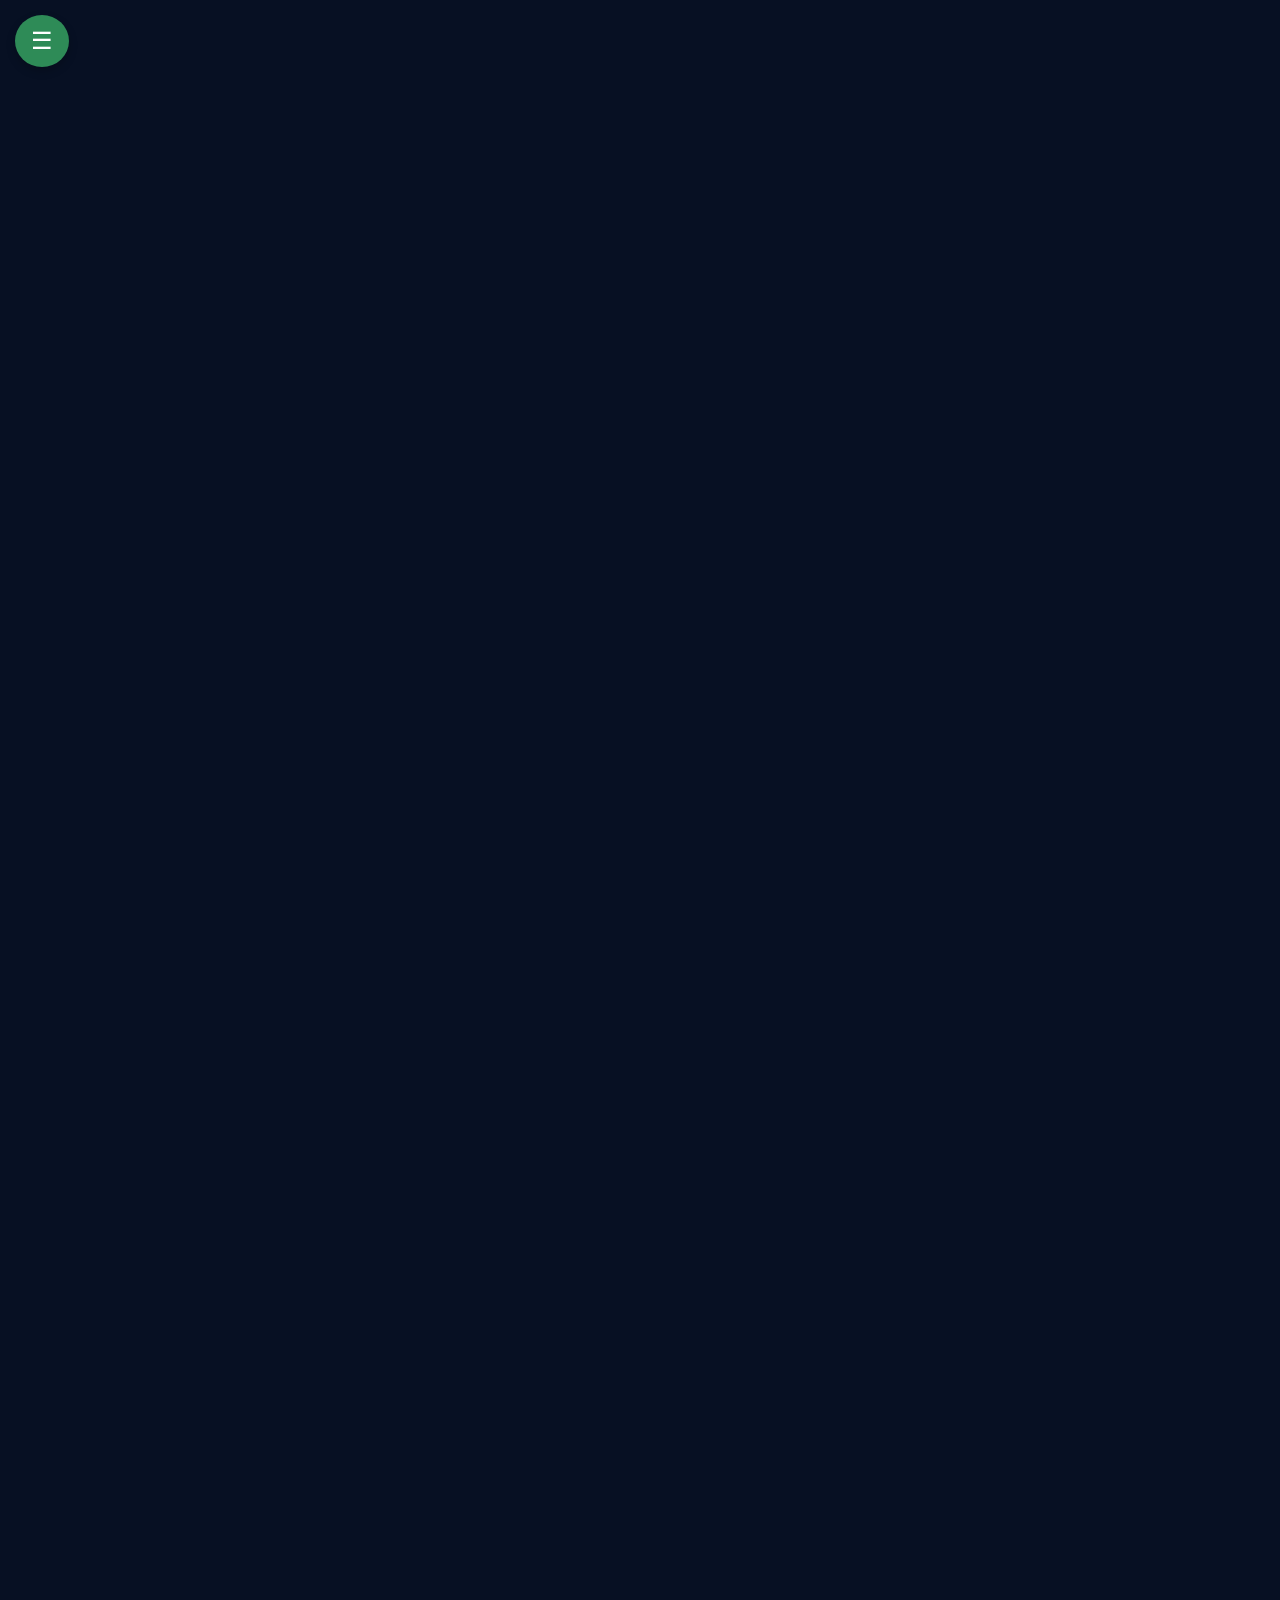
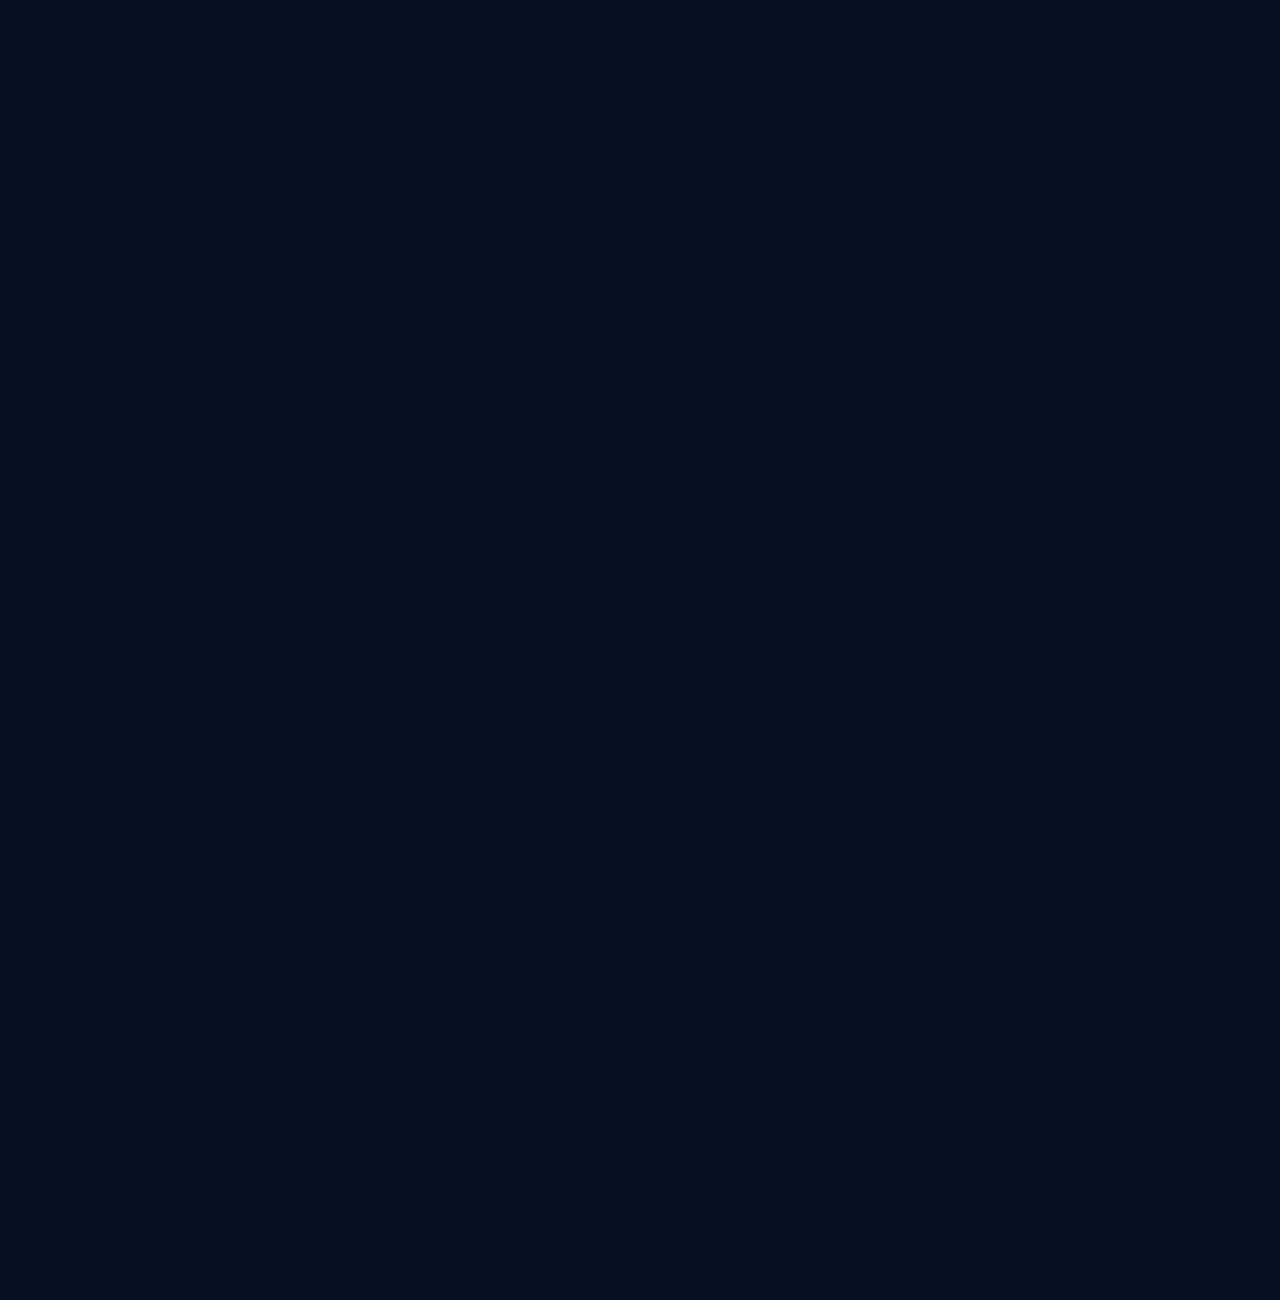
<file: Competences.html>
<!DOCTYPE html>
<html lang="fr">
<head>
<link rel="icon" type="image/png" href="Photo/favicon.png">
	<link rel="shortcut icon" href="Photo/favicon.png">
	
	
<meta charset="UTF-8" />
<meta name="viewport" content="width=device-width, initial-scale=1.0">
<meta name="robots" content="index, follow">
<meta name="description" content="Découvrez les compétences de Ruth Ngouolali : logistique, supply chain, bureautique, langues, communication et gestion de projet.">

<!-- Open Graph pour réseaux sociaux -->
<meta property="og:title" content="Compétences - Portfolio Ruth Ngouolali">
<meta property="og:description" content="Découvrez mes compétences professionnelles en logistique, supply chain, bureautique, langues et gestion de projet.">
<meta property="og:image" content="Photo/Moi.jpg">
<meta property="og:url" content="https://rutvie.fr/Competences.html">
<meta property="og:type" content="website">
<meta property="og:locale" content="fr_FR">

<!-- LinkedIn (reprend OG) -->
<meta property="og:linkedin" content="https://www.linkedin.com/in/ruth-ngouolali-b8a1a8321/">

<!-- Twitter Card -->
<meta name="twitter:card" content="summary_large_image">
<meta name="twitter:title" content="Compétences - Portfolio Ruth Ngouolali">
<meta name="twitter:description" content="Mes compétences en logistique, supply chain, bureautique, langues et gestion de projet.">
<meta name="twitter:image" content="Photo/Moi.jpg">

<title>Compétences - Ruth Ngouolali | Portfolio Supply Chain</title>
<style>
:root {
      --primary: #2E8B57; /* Vert forêt */
      --secondary: #3CB371; /* Vert moyen */
      --accent: #7AF2B6; /* Vert pastel */
      --dark: #0E2A1C; /* Vert foncé */
      --light: #F1F8F5; /* Vert très clair */
      --card-bg: rgba(255, 255, 255, 0.05);
      --text-color: #e6f0f2;
      --bg: #071023;
    }
    
    body {
      background: var(--bg);
      color: var(--text-color);
      font-family: 'Inter', Arial, sans-serif;
      margin: 0;
      padding: 0;
      max-width: 100%;
      overflow-x: hidden;
    }
    
    .container {
      max-width: 900px;
      margin: 0 auto;
      padding: 30px 20px;
    }
    
    h1 {
      text-align: center;
      margin-bottom: 40px;
      color: var(--accent);
      font-size: 2.2rem;
      position: relative;
      padding-bottom: 15px;
    }
    
    h1::after {
      content: "";
      position: absolute;
      bottom: 0;
      left: 50%;
      transform: translateX(-50%);
      width: 100px;
      height: 3px;
      background: linear-gradient(90deg, transparent, var(--accent), transparent);
    }
    
    section.category {
      margin-bottom: 50px;
      background: rgba(11, 22, 34, 0.6);
      border-radius: 15px;
      padding: 25px;
      box-shadow: 0 8px 32px rgba(0, 0, 0, 0.1);
      border: 1px solid rgba(122, 242, 182, 0.1);
      position: relative;
      overflow: hidden;
    }
    
    section.category::before {
      content: "";
      position: absolute;
      top: 0;
      left: 0;
      width: 100%;
      height: 5px;
      background: linear-gradient(90deg, var(--primary), var(--accent));
      opacity: 0.7;
    }
    
    section.category h2 {
      color: var(--accent);
      padding-bottom: 8px;
      margin-bottom: 25px;
      font-size: 1.6rem;
      border-bottom: 1px solid rgba(122, 242, 182, 0.2);
    }
    
    .skill {
      background: rgba(255, 255, 255, 0.03);
      border-radius: 12px;
      padding: 18px 22px;
      margin-bottom: 20px;
      position: relative;
      overflow: hidden;
      cursor: pointer;
      transition: all 0.4s ease;
      border: 1px solid rgba(122, 242, 182, 0.05);
    }
    
    .skill:hover {
      transform: translateY(-5px);
      box-shadow: 0 10px 25px rgba(46, 139, 87, 0.15);
      border-color: rgba(122, 242, 182, 0.2);
      background: rgba(122, 242, 182, 0.05);
    }
    
    .skill-name {
      font-weight: 600;
      font-size: 1.1rem;
      margin-bottom: 10px;
      color: var(--accent);
      display: flex;
      justify-content: space-between;
      align-items: center;
    }
    
    .skill-level {
      font-size: 0.9rem;
      color: var(--secondary);
    }
    
    .progress {
      width: 100%;
      height: 12px;
      background: rgba(255, 255, 255, 0.08);
      border-radius: 10px;
      overflow: hidden;
      margin-bottom: 12px;
      position: relative;
    }
    
    .progress-bar {
      height: 100%;
      width: 0;
      border-radius: 10px;
      transition: width 1.5s cubic-bezier(0.22, 0.61, 0.36, 1);
      position: relative;
      overflow: hidden;
    }
    
    .progress-bar::after {
      content: "";
      position: absolute;
      top: 0;
      left: 0;
      bottom: 0;
      right: 0;
      background-image: linear-gradient(
        -45deg,
        rgba(255, 255, 255, 0.2) 25%,
        transparent 25%,
        transparent 50%,
        rgba(255, 255, 255, 0.2) 50%,
        rgba(255, 255, 255, 0.2) 75%,
        transparent 75%,
        transparent
      );
      z-index: 1;
      background-size: 15px 15px;
      animation: move 2s linear infinite;
      border-radius: 10px;
    }
    
    @keyframes move {
      0% { background-position: 0 0; }
      100% { background-position: 15px 15px; }
    }
    
    /* Couleurs selon niveau */
    .green { background: linear-gradient(90deg, var(--primary), var(--secondary)); }
    .orange { background: linear-gradient(90deg, #FF9800, #FFB74D); }
    .yellow { background: linear-gradient(90deg, #FFC107, #FFD54F); color: #333; }
    .red { background: linear-gradient(90deg, #F44336, #E57373); }
    
    .description {
      font-size: 0.95rem;
      color: #9aa7b2;
      line-height: 1.5;
    }
    
    /* Effet ripple (vagues liquides) */
    .ripple {
      position: absolute;
      border-radius: 50%;
      transform: scale(0);
      animation: ripple-effect 0.8s linear;
      background-color: rgba(122, 242, 182, 0.3);
      pointer-events: none;
    }
    
    @keyframes ripple-effect {
      to {
        transform: scale(4);
        opacity: 0;
      }
    }
    
    /* Feuilles décoratives */
    .leaf {
      position: absolute;
      opacity: 0.1;
      z-index: -1;
    }
    
    .leaf-1 {
      top: 20px;
      right: 20px;
      font-size: 40px;
      transform: rotate(15deg);
    }
    
    .leaf-2 {
      bottom: 30px;
      left: 25px;
      font-size: 35px;
      transform: rotate(-20deg);
    }
    
    /* Animation d'entrée */
    @keyframes fadeInUp {
      from {
        opacity: 0;
        transform: translateY(30px);
      }
      to {
        opacity: 1;
        transform: translateY(0);
      }
    }
    
    .animate {
      animation: fadeInUp 0.8s ease forwards;
      opacity: 0;
    }
    
    /* Menu latéral */
    .sidebar {
      height: 100%;
      width: 0;
      position: fixed;
      top: 0;
      left: 0;
      background-color: rgba(14, 42, 28, 0.95);
      overflow-x: hidden;
      transition: 0.4s;
      padding-top: 60px;
      z-index: 999;
      backdrop-filter: blur(10px);
    }
    
    .sidebar a {
      padding: 15px 25px;
      text-decoration: none;
      font-size: 18px;
      color: var(--light);
      display: block;
      transition: 0.3s;
      border-left: 3px solid transparent;
    }
    
    .sidebar a:hover {
      background-color: rgba(122, 242, 182, 0.1);
      border-left: 3px solid var(--accent);
      padding-left: 30px;
    }
    
    /* Bouton pour fermer */
    .sidebar .closebtn {
      position: absolute;
      top: 15px;
      right: 20px;
      font-size: 30px;
      color: white;
      cursor: pointer;
    }
    
    /* Icône hamburger */
    .openbtn {
      font-size: 24px;
      cursor: pointer;
      background-color: var(--primary);
      color: white;
      padding: 12px 16px;
      border: none;
      position: fixed;
      top: 15px;
      left: 15px;
      z-index: 1000;
      border-radius: 50%;
      box-shadow: 0 4px 10px rgba(0, 0, 0, 0.2);
      transition: all 0.3s ease;
    }
    
    .openbtn:hover {
      background-color: var(--secondary);
      transform: rotate(90deg);
    }
    
    /* Responsive */
    @media (max-width: 768px) {
      .container {
        padding: 20px 15px;
      }
      
      h1 {
        font-size: 1.8rem;
      }
      
      section.category {
        padding: 20px 15px;
      }
      
      .skill-name {
        flex-direction: column;
        align-items: flex-start;
      }
      
      .skill-level {
        margin-top: 5px;
      }
    }
</style>
</head>
<body>

<h1 class="animate">Mes Compétences</h1>
  
  <!-- Bouton hamburger -->
  <button class="openbtn" onclick="openNav()">☰</button>
  
  <!-- Menu latéral -->
  <div id="mySidebar" class="sidebar">
    <span class="closebtn" onclick="closeNav()">×</span>
    <a href="index.html">Accueil</a>
    <a href="ContactezMoi.html">Contact</a>
    <a href="Competences.html">Compétences</a>
    <a href="Formation.html">Formation</a>
    <a href="Experience.html">Expérience</a>
    <a href="Project.html">Projets</a>
  </div>
  
  <section class="category animate" style="animation-delay: 0.2s">
    <div class="leaf leaf-1">🌿</div>
    <div class="leaf leaf-2">🍃</div>
    <h2>Bureautique (Pack Windows)</h2>
    
    <div class="skill" data-width="70">
      <div class="skill-name">Excel<span class="skill-level">Avancé</span></div>
      <div class="progress"><div class="progress-bar yellow"></div></div>
      <div class="description">Maîtrise avancée des fonctions, tableaux croisés dynamiques, macros simples.</div>
    </div>
    
    <div class="skill" data-width="97">
      <div class="skill-name">Word<span class="skill-level">Expert</span></div>
      <div class="progress"><div class="progress-bar green"></div></div>
      <div class="description">Création et mise en forme de documents professionnels complets.</div>
    </div>
    
    <div class="skill" data-width="70">
      <div class="skill-name">PowerPoint<span class="skill-level">Avancé</span></div>
      <div class="progress"><div class="progress-bar yellow"></div></div>
      <div class="description">Conception de présentations claires et attractives avec animations simples.</div>
    </div>
	<div class="skill" data-width="55">
      <div class="skill-name">Outlook <span class="skill-level">Intermédiaire</span></div>
      <div class="progress"><div class="progress-bar orange"></div></div>
      <div class="description">Gestion des mails, calendrier et organisation.</div>
    </div>
	<div class="skill" data-width="50">
      <div class="skill-name">Autres outils bureautiques<span class="skill-level">Intermédiaire</span></div>
      <div class="progress"><div class="progress-bar orange"></div></div>
      <div class="description">Découverte et apprentissage des outils comme Access, OneNote.</div>
    </div>
  </section>
  
  <section class="category animate" style="animation-delay: 0.4s">
    <div class="leaf leaf-1">🌱</div>
    <div class="leaf leaf-2">🌾</div>
    <h2>Business</h2>
    
    <div class="skill" data-width="75">
      <div class="skill-name">Analyse des projets de recherche <span class="skill-level">Avancé</span></div>
      <div class="progress"><div class="progress-bar yellow"></div></div>
      <div class="description">Évaluation critique des méthodologies de recherche en supply chain et analyse des impacts environnementaux des projets.</div>
    </div>
    
    <div class="skill" data-width="50">
      <div class="skill-name">Business Management<span class="skill-level">Expert</span></div>
      <div class="progress"><div class="progress-bar orange"></div></div>
      <div class="description">Connaissances théoriques et pratiques en gestion et organisation d'entreprise.</div>
    </div>
    
    <div class="skill" data-width="65">
      <div class="skill-name">Communication<span class="skill-level">Avancé</span></div>
      <div class="progress"><div class="progress-bar orange"></div></div>
      <div class="description">Capacité à transmettre clairement des idées et travailler en équipe.</div>
    </div>
	<div class="skill" data-width="55">
    <div class="skill-name">Gestion de projet<span class="skill-level">Intermédiaire</span></div>
    <div class="progress"><div class="progress-bar yellow"></div></div>
    <div class="description">Initiation aux méthodes de planification et suivi de projet.</div>
  </div>
  </section>
  
  <section class="category animate" style="animation-delay: 0.6s">
    <div class="leaf leaf-1">🌍</div>
    <div class="leaf leaf-2">♻️</div>
    <h2>Langues</h2>
    
    <div class="skill" data-width="95">
      <div class="skill-name">Français <span class="skill-level">Intermédiaire</span></div>
      <div class="progress"><div class="progress-bar green"></div></div>
      <div class="description">Maîtrise parfaite à l'oral et à l'écrit.</div>
    </div>
    
    <div class="skill" data-width="70">
      <div class="skill-name">Lingala <span class="skill-level">Intermédiaire</span></div>
      <div class="progress"><div class="progress-bar yellow"></div></div>
      <div class="description">Langue maternelle, langue parlée couramment, très bonne compréhension.</div>
    </div>
    
    <div class="skill" data-width="55">
      <div class="skill-name">Anglais <span class="skill-level">Intermédiaire</span></div>
      <div class="progress"><div class="progress-bar orange"></div></div>
      <div class="description">Niveau intermédiaire, capable de tenir une conversation et lire des documents.</div>
    </div>
  </section>
  
  <section class="category animate" style="animation-delay: 0.8s">
    <div class="leaf leaf-1">📚</div>
    <div class="leaf leaf-2">✍️</div>
    <h2>Compétences Académiques</h2>
    
    <div class="skill" data-width="95">
      <div class="skill-name">Recherche<span class="skill-level">Expert</span></div>
      <div class="progress"><div class="progress-bar green"></div></div>
      <div class="description">Méthodologies de recherche en économie, Business et Marketing.</div>
    </div>
    
    <div class="skill" data-width="85">
      <div class="skill-name">Rédaction académique <span class="skill-level">Avancé</span></div>
      <div class="progress"><div class="progress-bar green"></div></div>
      <div class="description">Production d'articles, d'essais et de travaux de recherche dans de l'achat.</div>
    </div>
    
    <div class="skill" data-width="50">
      <div class="skill-name">Animation de séminaires <span class="skill-level">Intermédiaire</span></div>
      <div class="progress"><div class="progress-bar orange"></div></div>
      <div class="description">Facilitation de discussions et débats sur des questions environnementales complexes.</div>
    </div>
  </section>
</div>


<script>
  // Animation progressive des barres au chargement
  document.addEventListener('DOMContentLoaded', () => {
    // Animation des éléments
    const animateElements = document.querySelectorAll('.animate');
    animateElements.forEach((el, index) => {
      el.style.animationDelay = `${index * 0.2}s`;
    });
    
    // Animation des barres de progression
    setTimeout(() => {
      document.querySelectorAll('.skill').forEach((skill, index) => {
        const bar = skill.querySelector('.progress-bar');
        const width = skill.getAttribute('data-width');
        setTimeout(() => {
          bar.style.width = width + '%';
        }, index * 150);
      });
    }, 800);
  });
  
  // Effet ripple (vague liquide) au clic sur compétence
  document.querySelectorAll('.skill').forEach(skill => {
    skill.addEventListener('click', function(e) {
      const ripple = document.createElement('span');
      ripple.classList.add('ripple');
      const rect = this.getBoundingClientRect();
      const size = Math.max(rect.width, rect.height);
      ripple.style.width = ripple.style.height = size + 'px';
      ripple.style.left = (e.clientX - rect.left - size/2) + 'px';
      ripple.style.top = (e.clientY - rect.top - size/2) + 'px';
      this.appendChild(ripple);
      setTimeout(() => {
        ripple.remove();
      }, 800);
    });
  });
  
  function openNav() {
    document.getElementById("mySidebar").style.width = "250px";
  }
  
  function closeNav() {
    document.getElementById("mySidebar").style.width = "0";
  }

</script>

</body>
</html>
</file>
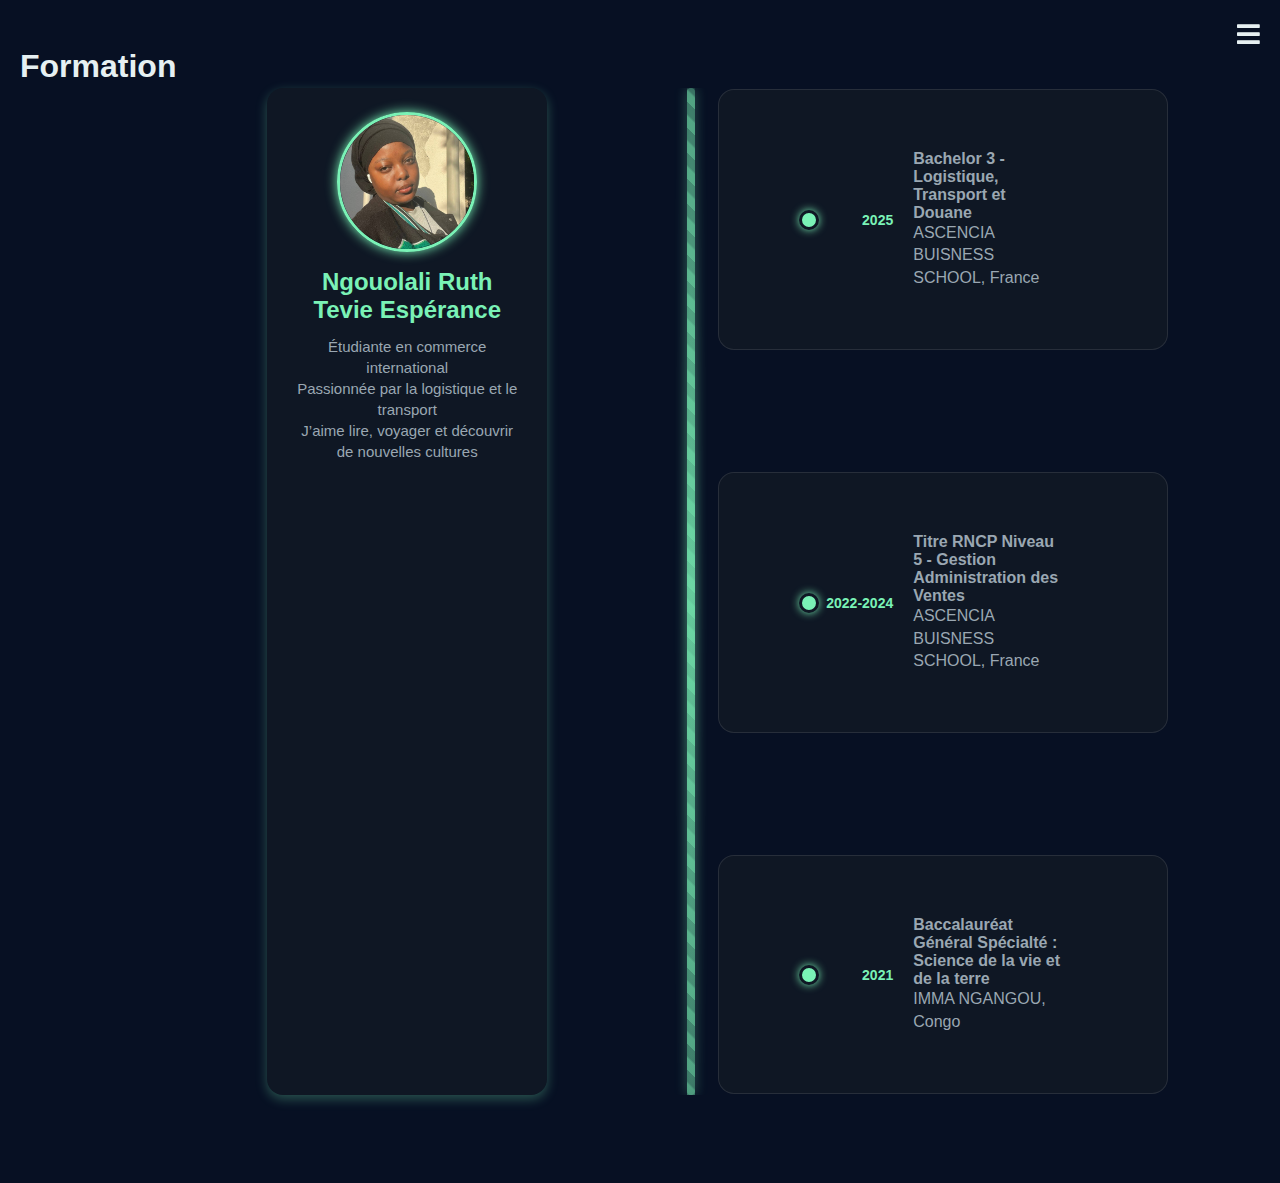
<file: Formation.html>
<!DOCTYPE html>
<html lang="fr">
<head>
<meta charset="UTF-8">
<meta name="viewport" content="width=device-width, initial-scale=1.0">
<meta name="robots" content="index, follow">

  <!-- SEO description -->
  <meta name="description" content="Découvrez le parcours académique de Ruth Ngouolali : Bachelor Logistique, Transport et Douane, Gestion Administration des Ventes et Baccalauréat scientifique.">

  <!-- Open Graph (réseaux sociaux) -->
  <meta property="og:title" content="Formation - Portfolio Ruth Ngouolali" />
  <meta property="og:description" content="Bachelor Logistique, Transport et Douane, Gestion Administration des Ventes, Baccalauréat scientifique. Découvrez mon parcours académique." />
  <meta property="og:image" content="Photo/photo.jpg" />
  <meta property="og:url" content="https://rutvie.fr/Formation.html" />
  <meta property="og:type" content="website" />
  <meta property="og:locale" content="fr_FR" />
  <meta property="og:linkedin" content="https://www.linkedin.com/in/ruth-ngouolali-b8a1a8321/" />

  <!-- Twitter Card -->
  <meta name="twitter:card" content="summary_large_image" />
  <meta name="twitter:title" content="Formation - Portfolio Ruth Ngouolali" />
  <meta name="twitter:description" content="Découvrez mon parcours académique : Bachelor en logistique, transport et douane, gestion administration des ventes, bac scientifique." />
  <meta name="twitter:image" content="Photo/photo.jpg" />

  <!-- Titre -->
  <title>Formation - Ruth Ngouolali | Portfolio Supply Chain</title>

  <link rel="stylesheet" href="css/Formation.css" />
<link rel="icon" type="image/png" href="Photo/favicon.png">
<link rel="stylesheet" href="https://cdnjs.cloudflare.com/ajax/libs/font-awesome/5.15.4/css/all.min.css">
</head>
</head>
<body>
<h1>Formation</h1>

<div class="menu-toggle" id="menu-toggle">
    <i class="fas fa-bars"></i>
</div>

<!-- Menu latéral droit -->
<nav class="side-menu" id="side-menu">
    <div class="close-btn" id="close-btn"><i class="fas fa-times"></i></div>
    <ul>
        <li><a href="index.html">Home</a></li>
        <li><a href="contactezMoi.html">Contact</a></li>
        <li><a href="Competences.html">Compétences</a></li>
        <li><a href="Formation.html" class="active">Formation</a></li>
        <li><a href="Experience.html">Expérience</a></li>
         <li><a href="Project.html">Projets</a></li>
    </ul>
</nav>
<div class="timeline-container">
  <div class="bio-section">
    <img src="Photo/photo.jpg" alt="Ma photo" class="profile-pic">
    <h2>Ngouolali Ruth Tevie Espérance</h2>
    <p> Étudiante en commerce international<br>
       Passionnée par la logistique et le transport<br>
       J’aime lire, voyager et découvrir de nouvelles cultures</p>
  </div>

  <div class="card">
    
    <div class="timeline ripple-container">
      <div class="timeline-item">
       <div class="timeline-date">2025</div>
      <div class="timeline-marker"></div>
      <div class="timeline-content">
          <h4>Bachelor 3 - Logistique, Transport et Douane</h4>
          <p>ASCENCIA BUISNESS SCHOOL, France</p>
        </div>
      </div>

      <div class="timeline-item ripple-container">
       <div class="timeline-date">2022-2024</div>
      <div class="timeline-marker"></div>
      <div class="timeline-content">
          <h4>Titre RNCP Niveau 5 - Gestion Administration des Ventes</h4>
          <p>ASCENCIA BUISNESS SCHOOL, France</p>
        </div>
      </div>

      
      <div class="timeline-item ripple-container">
        <div class="timeline-date">2021</div>
      <div class="timeline-marker"></div>
      <div class="timeline-content">
          <h4>Baccalauréat Général
Spécialté : Science de la vie et de la terre</h4>
          <p>IMMA NGANGOU, Congo</p>
        </div>
      </div>
    </div>
  </div>

<script src="js/Formation.js">

</script>
</body>
</html>
</file>
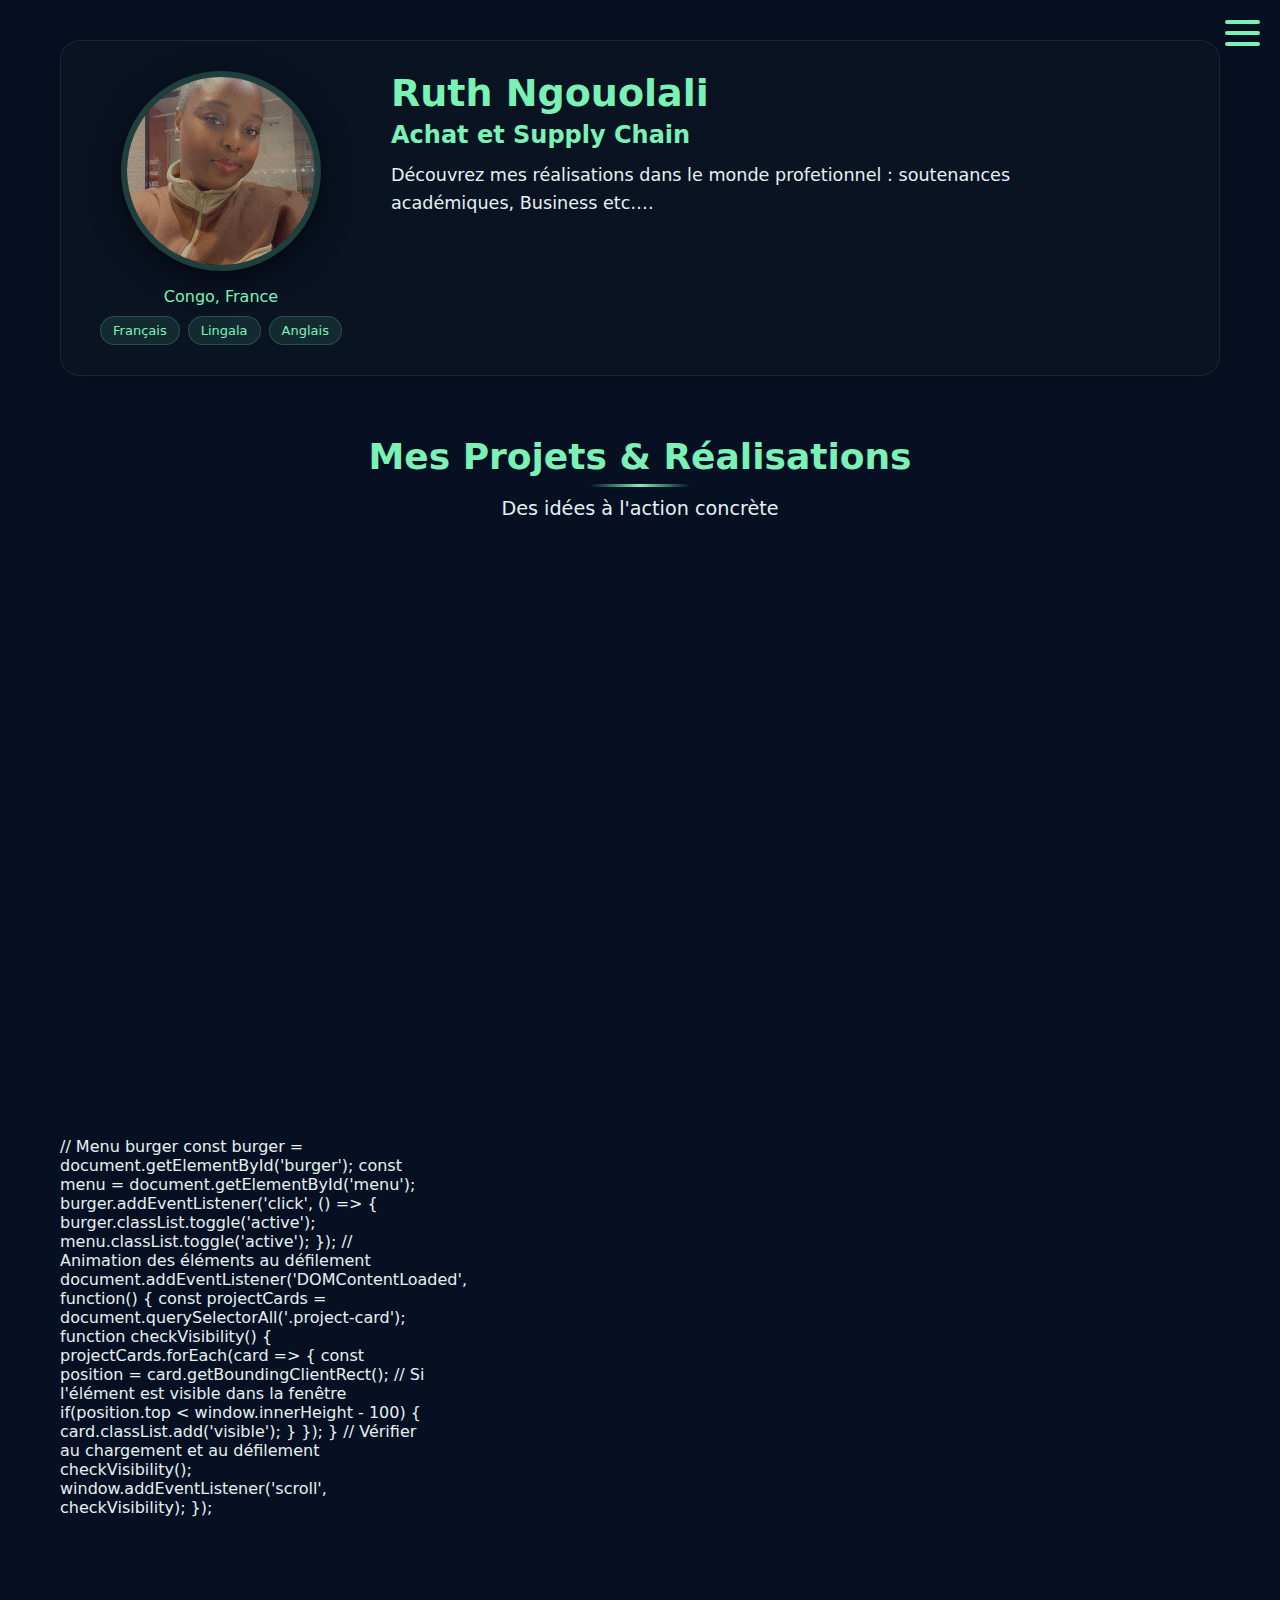
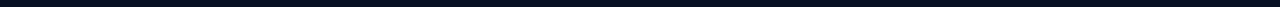
<file: Project.html>
<!doctype html>
<html lang="fr">
<head>
  <meta charset="utf-8" />
  <meta name="viewport" content="width=device-width, initial-scale=1" />
  <!-- SEO description -->
  <meta name="description" content="Découvrez les projets de Ruth Ngouolali : ouverture de dépôts, initiatives logistiques et contributions diverses. Mon portfolio présente mes réalisations récentes avec photos et descriptions.">

  <!-- Open Graph (Facebook, LinkedIn, etc.) -->
  <meta property="og:title" content="Projets - Portfolio Ruth Ngouolali" />
  <meta property="og:description" content="Découvrez mes projets en logistique, supply chain et entrepreneuriat. Chaque projet est illustré avec photos, description et année." />
  <meta property="og:image" content="Photo/Moi.jpg" />
  <meta property="og:url" content="https://rutvie.fr/Project.html" />
  <meta property="og:type" content="website" />
  <meta property="og:locale" content="fr_FR" />
  <meta property="og:linkedin" content="https://www.linkedin.com/in/ruth-ngouolali-b8a1a8321/" />

  <!-- Twitter Card -->
  <meta name="twitter:card" content="summary_large_image" />
  <meta name="twitter:title" content="Projets - Portfolio Ruth Ngouolali" />
  <meta name="twitter:description" content="Découvrez mes projets en logistique, supply chain et entrepreneuriat, avec photos et descriptions." />
  <meta name="twitter:image" content="Photo/Moi.jpg" />

  <!-- Titre -->
  <title>Projets - Ruth Ngouolali | Portfolio Supply Chain</title>

  
<link rel="icon" type="image/png" href="Photo/favicon.png">
  <style>
    :root {
      --primary: #2E8B57; /* Vert forêt */
      --secondary: #3CB371; /* Vert moyen */
      --accent: #7AF2B6; /* Vert pastel */
      --dark: #0E2A1C; /* Vert foncé */
      --light: #F1F8F5; /* Vert très clair */
      --card-bg: rgba(255, 255, 255, 0.05);
      --text-color: #e6f0f2;
      --bg: #071023;
    }
    
    * {
      box-sizing: border-box;
      margin: 0;
      padding: 0;
    }
    
    body {
      margin: 0;
      font-family: "Inter", system-ui, -apple-system, "Segoe UI", Roboto, "Helvetica Neue", Arial;
      background: var(--bg);
      color: var(--text-color);
      -webkit-font-smoothing: antialiased;
      -moz-osx-font-smoothing: grayscale;
      padding: 0;
    }
    
    .container {
      max-width: 1200px;
      margin: 0 auto;
      padding: 30px 20px;
    }
    
    /* Hero */
    .hero {
      display: flex;
      gap: 40px;
      align-items: flex-start;
      margin-top: 10px;
      padding: 30px;
      background: rgba(11, 22, 34, 0.6);
      border-radius: 20px;
      margin-bottom: 40px;
      box-shadow: 0 10px 30px rgba(0, 0, 0, 0.2);
      border: 1px solid rgba(122, 242, 182, 0.1);
    }
    
    .hero .left {
      width: 260px;
      text-align: center;
    }
    
    .avatar {
      width: 200px;
      height: 200px;
      border-radius: 50%;
      object-fit: cover;
      border: 6px solid rgba(122, 242, 182, 0.2);
      box-shadow: 0 8px 30px rgba(0, 0, 0, 0.6);
      transition: all 0.5s ease;
    }
    
    .avatar:hover {
      transform: scale(1.05);
      border-color: var(--accent);
    }
    
    .meta {
      margin-top: 12px;
    }
    
    .countries {
      color: var(--accent);
      margin-bottom: 10px;
      font-weight: 500;
    }
    
    .chips {
      display: flex;
      gap: 8px;
      justify-content: center;
      flex-wrap: wrap;
    }
    
    .chips .chip {
      padding: 6px 12px;
      border-radius: 20px;
      background: rgba(122, 242, 182, 0.1);
      color: var(--accent);
      font-size: 13px;
      border: 1px solid rgba(122, 242, 182, 0.2);
    }
    
    /* Right */
    .right {
      flex: 1;
    }
    
    .right h1 {
      font-size: 38px;
      margin: 0 0 6px;
      color: var(--accent);
    }
    
    .right h3 {
      color: var(--accent);
      margin: 0 0 12px;
      font-size: 1.5rem;
    }
    
    .right p {
      color: var(--text-color);
      line-height: 1.6;
      max-width: 680px;
      font-size: 1.1rem;
    }
    
    /* Section title */
    .section-title {
      margin: 60px 0 40px;
      text-align: center;
      position: relative;
    }
    
    .section-title h2 {
      font-size: 36px;
      margin: 0;
      color: var(--accent);
      display: inline-block;
      padding-bottom: 10px;
      position: relative;
    }
    
    .section-title h2::after {
      content: "";
      position: absolute;
      bottom: 0;
      left: 50%;
      transform: translateX(-50%);
      width: 100px;
      height: 3px;
      background: linear-gradient(90deg, transparent, var(--accent), transparent);
    }
    
    .section-title p {
      color: var(--text-color);
      font-size: 1.2rem;
      margin-top: 10px;
    }
    
    /* Projects Grid */
    .projects-grid {
      display: grid;
      grid-template-columns: repeat(auto-fill, minmax(350px, 1fr));
      gap: 30px;
      margin-bottom: 60px;
    }
    
    .project-card {
      background: rgba(11, 22, 34, 0.8);
      border-radius: 15px;
      overflow: hidden;
      box-shadow: 0 8px 25px rgba(0, 0, 0, 0.15);
      border: 1px solid rgba(122, 242, 182, 0.1);
      transition: all 0.4s ease;
      opacity: 0;
      transform: translateY(30px);
    }
    
    .project-card.visible {
      opacity: 1;
      transform: translateY(0);
    }
    
    .project-card:hover {
      transform: translateY(-10px);
      box-shadow: 0 15px 35px rgba(0, 0, 0, 0.25);
      border-color: rgba(122, 242, 182, 0.3);
    }
    
    .project-image {
      width: 100%;
      height: 200px;
      overflow: hidden;
      position: relative;
    }
    
    .project-image img {
      width: 100%;
      height: 100%;
      object-fit: cover;
      transition: transform 0.5s ease;
    }
    
    .project-card:hover .project-image img {
      transform: scale(1.1);
    }
    
    .project-category {
      position: absolute;
      top: 15px;
      right: 15px;
      background: rgba(14, 42, 28, 0.9);
      color: var(--accent);
      padding: 5px 12px;
      border-radius: 20px;
      font-size: 0.8rem;
      font-weight: 500;
    }
    
    .project-content {
      padding: 25px;
    }
    
    .project-title {
      color: var(--accent);
      margin-bottom: 12px;
      font-size: 1.4rem;
    }
    
    .project-date {
      color: var(--secondary);
      font-size: 0.9rem;
      margin-bottom: 15px;
      display: block;
    }
    
    .project-description {
      color: var(--text-color);
      line-height: 1.6;
      margin-bottom: 20px;
    }
    
    .project-tags {
      display: flex;
      flex-wrap: wrap;
      gap: 8px;
      margin-bottom: 20px;
    }
    
    .project-tag {
      background: rgba(122, 242, 182, 0.1);
      color: var(--accent);
      padding: 4px 10px;
      border-radius: 15px;
      font-size: 0.8rem;
      border: 1px solid rgba(122, 242, 182, 0.2);
    }
    
    .project-link {
      display: inline-block;
      color: var(--accent);
      text-decoration: none;
      font-weight: 500;
      position: relative;
      padding-bottom: 2px;
    }
    
    .project-link::after {
      content: "";
      position: absolute;
      bottom: 0;
      left: 0;
      width: 0;
      height: 1px;
      background: var(--accent);
      transition: width 0.3s ease;
    }
    
    .project-link:hover::after {
      width: 100%;
    }
    
    /* Featured Project */
    .featured-project {
      grid-column: 1 / -1;
      display: grid;
      grid-template-columns: 1fr 1fr;
      gap: 0;
      margin-bottom: 40px;
    }
    
    .featured-image {
      height: 100%;
      overflow: hidden;
    }
    
    .featured-image img {
      width: 100%;
      height: 100%;
      object-fit: cover;
    }
    
    .featured-content {
      padding: 40px;
      background: rgba(11, 22, 34, 0.9);
      display: flex;
      flex-direction: column;
      justify-content: center;
    }
    
    .featured-badge {
      background: var(--primary);
      color: white;
      padding: 5px 15px;
      border-radius: 20px;
      font-size: 0.8rem;
      display: inline-block;
      margin-bottom: 15px;
      align-self: flex-start;
    }
    
    /* Menu Burger */
    .burger {
      position: fixed;
      top: 20px;
      right: 20px;
      width: 35px;
      height: 26px;
      cursor: pointer;
      z-index: 1001;
      display: flex;
      flex-direction: column;
      justify-content: space-between;
    }
    
    .burger span {
      height: 4px;
      background: var(--accent);
      border-radius: 4px;
      transition: 0.4s;
    }
    
    /* Animation Burger en croix */
    .burger.active span:nth-child(1) {
      transform: rotate(45deg) translate(6px, 6px);
    }
    
    .burger.active span:nth-child(2) {
      opacity: 0;
    }
    
    .burger.active span:nth-child(3) {
      transform: rotate(-45deg) translate(6px, -6px);
    }
    
    /* Menu */
    .menu {
      position: fixed;
      top: 0;
      right: -100%;
      width: 70%;
      height: 100%;
      background: rgba(14, 42, 28, 0.95);
      backdrop-filter: blur(10px);
      padding-top: 80px;
      display: flex;
      flex-direction: column;
      gap: 20px;
      transition: 0.5s ease;
      z-index: 1000;
    }
    
    .menu.active {
      right: 0;
    }
    
    .menu a {
      text-decoration: none;
      color: var(--text-color);
      font-size: 1.5em;
      padding: 10px 20px;
      border-left: 3px solid transparent;
      transition: 0.3s;
    }
    
    .menu a:hover {
      border-left: 3px solid var(--accent);
      background: rgba(122, 242, 182, 0.1);
    }
    
    /* Animations */
    @keyframes fadeInUp {
      from {
        opacity: 0;
        transform: translateY(30px);
      }
      to {
        opacity: 1;
        transform: translateY(0);
      }
    }
    
    .animate {
      animation: fadeInUp 0.8s ease forwards;
    }
    
    /* Responsive */
    @media (max-width: 900px) {
      .hero {
        flex-direction: column;
        align-items: center;
        text-align: center;
      }
      
      .projects-grid {
        grid-template-columns: 1fr;
      }
      
      .featured-project {
        grid-template-columns: 1fr;
      }
      
      .featured-image {
        height: 250px;
      }
    }
    
    @media (max-width: 600px) {
      .project-content {
        padding: 20px;
      }
      
      .featured-content {
        padding: 25px;
      }
    }
  </style>
</head>
<body>

<div class="container">
    <section class="hero animate">
      <div class="left">
        <img class="avatar" src="Photo/Moi.jpg" alt="Jöel Niamake">
        <div class="meta">
          <p class="countries">Congo, France</p>
          <div class="chips">
            <div class="chip">Français</div>
			<div class="chip">Lingala</div>
			<div class="chip">Anglais</div>
            
          </div>
        </div>
      </div>
      <div class="right">
        <h1>Ruth Ngouolali</h1>
        <h3>Achat et Supply Chain</h3>
        <p>Découvrez mes réalisations dans le monde profetionnel : soutenances académiques, Business etc….</p>
      </div>
    </section>

    <section class="section-title animate">
      <h2>Mes Projets & Réalisations</h2>
      <p>Des idées à l'action concrète</p>
    </section>

    <div class="projects-grid">
      <!-- Projet vedette -->
      <div class="featured-project project-card">
        <div class="featured-image">
          <img src="Photo/Depot.webp" alt="Soutenance de thèse" loading="lazy">
		  
        </div>
        <div class="featured-content">
          <span class="featured-badge">Projet Vedette</span>
          <h3 class="project-title">Dépôt de Boissons"</h3>
          <span class="project-date">Juin 2025</span>
          <p class="project-description">Le dépôt est un espace de stockage organisé et fonctionnel, destiné à optimiser la gestion des marchandises. Il comprend des zones distinctes pour la réception, le stockage et l’expédition, avec des rayonnages modulables et des quais de chargement adaptés. Un système de gestion informatisé permet de suivre les stocks en temps réel et d’assurer la traçabilité des produits. Ce dépôt facilite la circulation des marchandises, sécurise le stockage et contribue à l’efficacité globale des opérations logistiques.</p>
          <div class="project-tags">
            <span class="project-tag">Dépôt</span>
            <span class="project-tag">Business</span>
            <span class="project-tag">import export</span>
            
          </div>
          <a href="#" class="project-link">Voir le résumé</a>
        </div>
      </div>


<div class="burger" id="burger">
    <span></span>
    <span></span>
    <span></span>
  </div>

  <!-- Menu -->
  <nav class="menu" id="menu">
    <a href="index.html">Home</a>
    <a href="ContactezMoi.html">📩 Contact</a>
    <a href="Competences.html">💡 Compétences</a>
    <a href="Formation.html">🎓 Formation</a>
    <a href="Experience.html">💼 Expérience</a>
    <a href="Project.html">📂 Projets</a>
  </nav>

// Menu burger
    const burger = document.getElementById('burger');
    const menu = document.getElementById('menu');
    
    burger.addEventListener('click', () => {
      burger.classList.toggle('active');
      menu.classList.toggle('active');
    });
    
    // Animation des éléments au défilement
    document.addEventListener('DOMContentLoaded', function() {
      const projectCards = document.querySelectorAll('.project-card');
      
      function checkVisibility() {
        projectCards.forEach(card => {
          const position = card.getBoundingClientRect();
          
          // Si l'élément est visible dans la fenêtre
          if(position.top < window.innerHeight - 100) {
            card.classList.add('visible');
          }
        });
      }
      
      // Vérifier au chargement et au défilement
      checkVisibility();
      window.addEventListener('scroll', checkVisibility);
    });
</body>
</html>
</file>
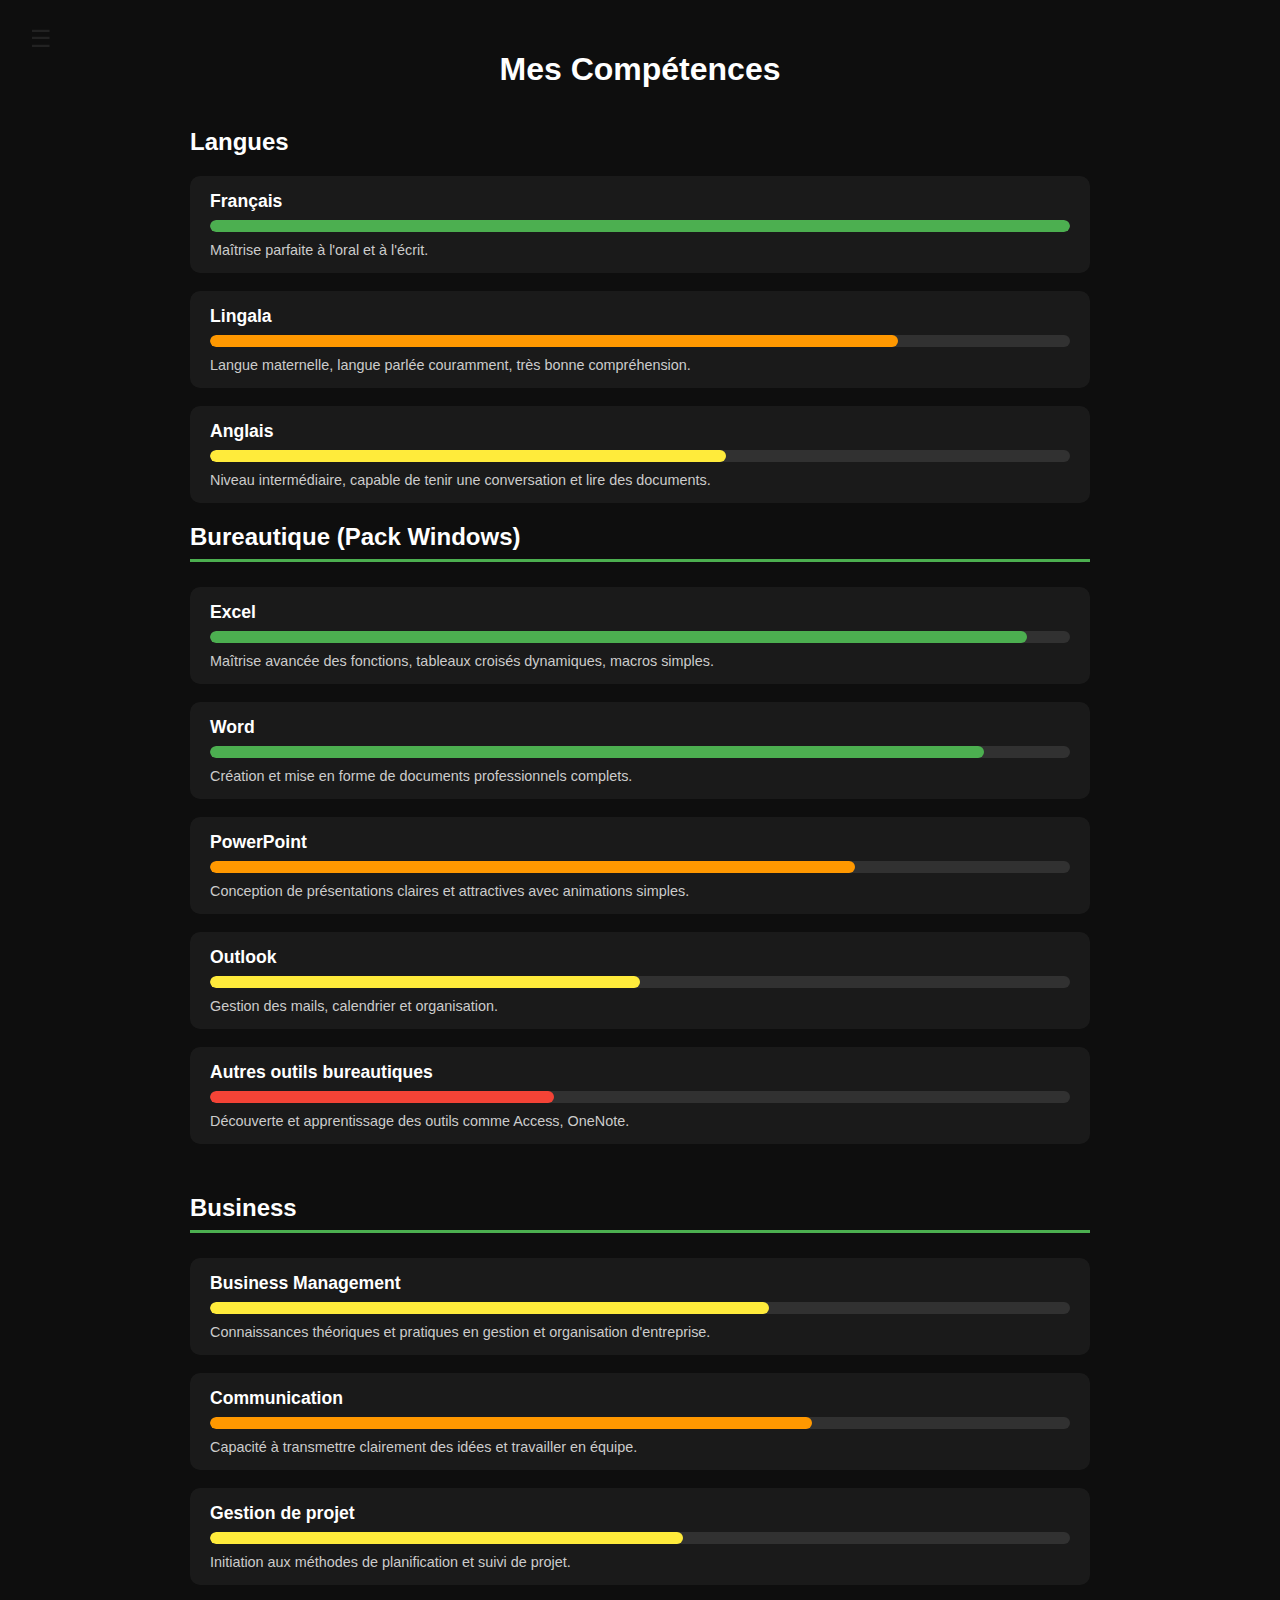
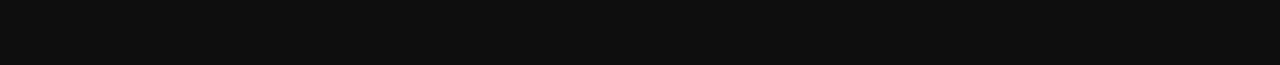
<file: Portfolio/Competences.html>
<!DOCTYPE html>
<html lang="fr">
<head>
<link rel="icon" type="image/png" href="Photo/favicon.png">
<meta charset="UTF-8" />
<meta name="viewport" content="width=device-width, initial-scale=1" />
<meta name="robots" content="index, follow">
<meta name="description" content="Découvrez les compétences de Ruth Ngouolali : logistique, supply chain, bureautique, langues, communication et gestion de projet.">

<!-- Open Graph pour réseaux sociaux -->
<meta property="og:title" content="Compétences - Portfolio Ruth Ngouolali">
<meta property="og:description" content="Découvrez mes compétences professionnelles en logistique, supply chain, bureautique, langues et gestion de projet.">
<meta property="og:image" content="Photo/Moi.jpg">
<meta property="og:url" content="https://rutvie.com/competences.html">
<meta property="og:type" content="website">
<meta property="og:locale" content="fr_FR">

<!-- LinkedIn (reprend OG) -->
<meta property="og:linkedin" content="https://www.linkedin.com/in/ruth-ngouolali-b8a1a8321/">

<!-- Twitter Card -->
<meta name="twitter:card" content="summary_large_image">
<meta name="twitter:title" content="Compétences - Portfolio Ruth Ngouolali">
<meta name="twitter:description" content="Mes compétences en logistique, supply chain, bureautique, langues et gestion de projet.">
<meta name="twitter:image" content="Photo/Moi.jpg">

<title>Compétences - Ruth Ngouolali | Portfolio Supply Chain</title>
<style>
  :root {
    --green: #4CAF50;
    --orange: #FF9800;
    --yellow: #FFEB3B;
    --red: #F44336;
    --bg: #0E0E0E;
    --card-bg: rgba(255, 255, 255, 0.05);
    --text-color: #fff;
  }
  body {
    background-color: var(--bg);
    color: var(--text-color);
    font-family: Arial, sans-serif;
    margin: 0;
    padding: 30px;
    max-width: 900px;
    margin-left: auto;
    margin-right: auto;
  }
  h1 {
    text-align: center;
    margin-bottom: 40px;
  }
  section.category {
    margin-bottom: 50px;
  }
  section.category h2 {
    border-bottom: 3px solid var(--green);
    padding-bottom: 8px;
    margin-bottom: 25px;
  }
  .skill {
    background: var(--card-bg);
    border-radius: 10px;
    padding: 15px 20px;
    margin-bottom: 18px;
    position: relative;
    overflow: hidden;
    cursor: pointer;
  }
  .skill-name {
    font-weight: 600;
    font-size: 1.1rem;
    margin-bottom: 8px;
  }
  .progress {
    width: 100%;
    height: 12px;
    background: rgba(255,255,255,0.1);
    border-radius: 6px;
    overflow: hidden;
    margin-bottom: 10px;
  }
  .progress-bar {
    height: 100%;
    width: 0;
    border-radius: 6px;
    transition: width 2s ease;
  }
  /* Couleurs selon niveau */
  .green { background: var(--green); }
  .orange { background: var(--orange); }
  .yellow { background: var(--yellow); color: black; }
  .red { background: var(--red); }
  .description {
    font-size: 0.9rem;
    color: #ccc;
  }
  /* Effet ripple (vagues liquides) */
  .ripple {
    position: absolute;
    border-radius: 50%;
    transform: scale(0);
    animation: ripple-effect 600ms linear;
    background-color: rgba(255, 255, 255, 0.3);
    pointer-events: none;
  }
  @keyframes ripple-effect {
    to {
      transform: scale(4);
      opacity: 0;
    }
  }


/* Menu latéral */
  .sidebar {
    height: 100%;
    width: 0;
    position: fixed;
    top: 0;
    left: 0;
    background-color: #222;
    overflow-x: hidden;
    transition: 0.4s;
    padding-top: 60px;
    z-index: 999;
  }

  .sidebar a {
    padding: 12px 20px;
    text-decoration: none;
    font-size: 18px;
    color: white;
    display: block;
    transition: 0.3s;
  }

  .sidebar a:hover {
    background-color: #575757;
  }

  /* Bouton pour fermer */
  .sidebar .closebtn {
    position: absolute;
    top: 15px;
    right: 20px;
    font-size: 30px;
    color: white;
    cursor: pointer;
  }

  /* Icône hamburger */
  .openbtn {
    font-size: 24px;
    cursor: pointer;
    background-color: transparent;
    color: #222;
    padding: 10px 15px;
    border: none;
    position: fixed;
    top: 15px;
    left: 15px;
    z-index: 1000;
  }

  .openbtn:hover {
    color: #575757;
  }
</style>
</head>
<body>

<h1>Mes Compétences</h1>

<!-- Bouton hamburger -->
<button class="openbtn" onclick="openNav()">☰</button>

<!-- Menu latéral -->
<div id="mySidebar" class="sidebar">
  <span class="closebtn" onclick="closeNav()">×</span>
  <a href="Index.html">Home</a>
  <a href="ContactezMoi.html">Contact</a>
  <a href="competences.html">Compétences</a>
  <a href="formation.html">Formation</a>
  <a href="experience.html">Expérience</a>
  <a href="Project.html">Projets</a>
</div>


  <h2>Langues</h2>
  <div class="skill" data-width="100">
    <div class="skill-name">Français</div>
    <div class="progress"><div class="progress-bar green"></div></div>
    <div class="description">Maîtrise parfaite à l'oral et à l'écrit.</div>
  </div>
  <div class="skill" data-width="80">
    <div class="skill-name">Lingala</div>
    <div class="progress"><div class="progress-bar orange"></div></div>
    <div class="description">Langue maternelle, langue parlée couramment, très bonne compréhension.</div>
  </div>
  <div class="skill" data-width="60">
    <div class="skill-name">Anglais</div>
    <div class="progress"><div class="progress-bar yellow"></div></div>
    <div class="description">Niveau intermédiaire, capable de tenir une conversation et lire des documents.</div>
  </div>
</section>

<section class="category">
  <h2>Bureautique (Pack Windows)</h2>
  <div class="skill" data-width="95">
    <div class="skill-name">Excel</div>
    <div class="progress"><div class="progress-bar green"></div></div>
    <div class="description">Maîtrise avancée des fonctions, tableaux croisés dynamiques, macros simples.</div>
  </div>
  <div class="skill" data-width="90">
    <div class="skill-name">Word</div>
    <div class="progress"><div class="progress-bar green"></div></div>
    <div class="description">Création et mise en forme de documents professionnels complets.</div>
  </div>
  <div class="skill" data-width="75">
    <div class="skill-name">PowerPoint </div>
    <div class="progress"><div class="progress-bar orange"></div></div>
    <div class="description">Conception de présentations claires et attractives avec animations simples.</div>
  </div>
  <div class="skill" data-width="50">
    <div class="skill-name">Outlook </div>
    <div class="progress"><div class="progress-bar yellow"></div></div>
    <div class="description">Gestion des mails, calendrier et organisation.</div>
  </div>
  <div class="skill" data-width="40">
    <div class="skill-name">Autres outils bureautiques</div>
    <div class="progress"><div class="progress-bar red"></div></div>
    <div class="description">Découverte et apprentissage des outils comme Access, OneNote.</div>
  </div>
</section>

<section class="category">
  <h2>Business</h2>
  <div class="skill" data-width="65">
    <div class="skill-name">Business Management </div>
    <div class="progress"><div class="progress-bar yellow"></div></div>
    <div class="description">Connaissances théoriques et pratiques en gestion et organisation d'entreprise.</div>
  </div>
  <div class="skill" data-width="70">
    <div class="skill-name">Communication</div>
    <div class="progress"><div class="progress-bar orange"></div></div>
    <div class="description">Capacité à transmettre clairement des idées et travailler en équipe.</div>
  </div>
  <div class="skill" data-width="55">
    <div class="skill-name">Gestion de projet</div>
    <div class="progress"><div class="progress-bar yellow"></div></div>
    <div class="description">Initiation aux méthodes de planification et suivi de projet.</div>
  </div>
</section>


<script>
  // Animation progressive des barres au chargement
  window.addEventListener('load', () => {
    document.querySelectorAll('.skill').forEach(skill => {
      const bar = skill.querySelector('.progress-bar');
      const width = skill.getAttribute('data-width');
      // Delay progress bar fill by index for effet cascade
      setTimeout(() => {
        bar.style.width = width + '%';
      }, 200);
    });
  });

  // Effet ripple (vague liquide) au clic sur compétence
  document.querySelectorAll('.skill').forEach(skill => {
    skill.addEventListener('click', function(e) {
      const ripple = document.createElement('span');
      ripple.classList.add('ripple');
      const rect = this.getBoundingClientRect();
      const size = Math.max(rect.width, rect.height);
      ripple.style.width = ripple.style.height = size + 'px';
      ripple.style.left = (e.clientX - rect.left - size/2) + 'px';
      ripple.style.top = (e.clientY - rect.top - size/2) + 'px';
      this.appendChild(ripple);
      setTimeout(() => {
        ripple.remove();
      }, 600);
    });
  });

function openNav() {
  document.getElementById("mySidebar").style.width = "250px";
}

function closeNav() {
  document.getElementById("mySidebar").style.width = "0";
}

</script>

</body>
</html>
</file>
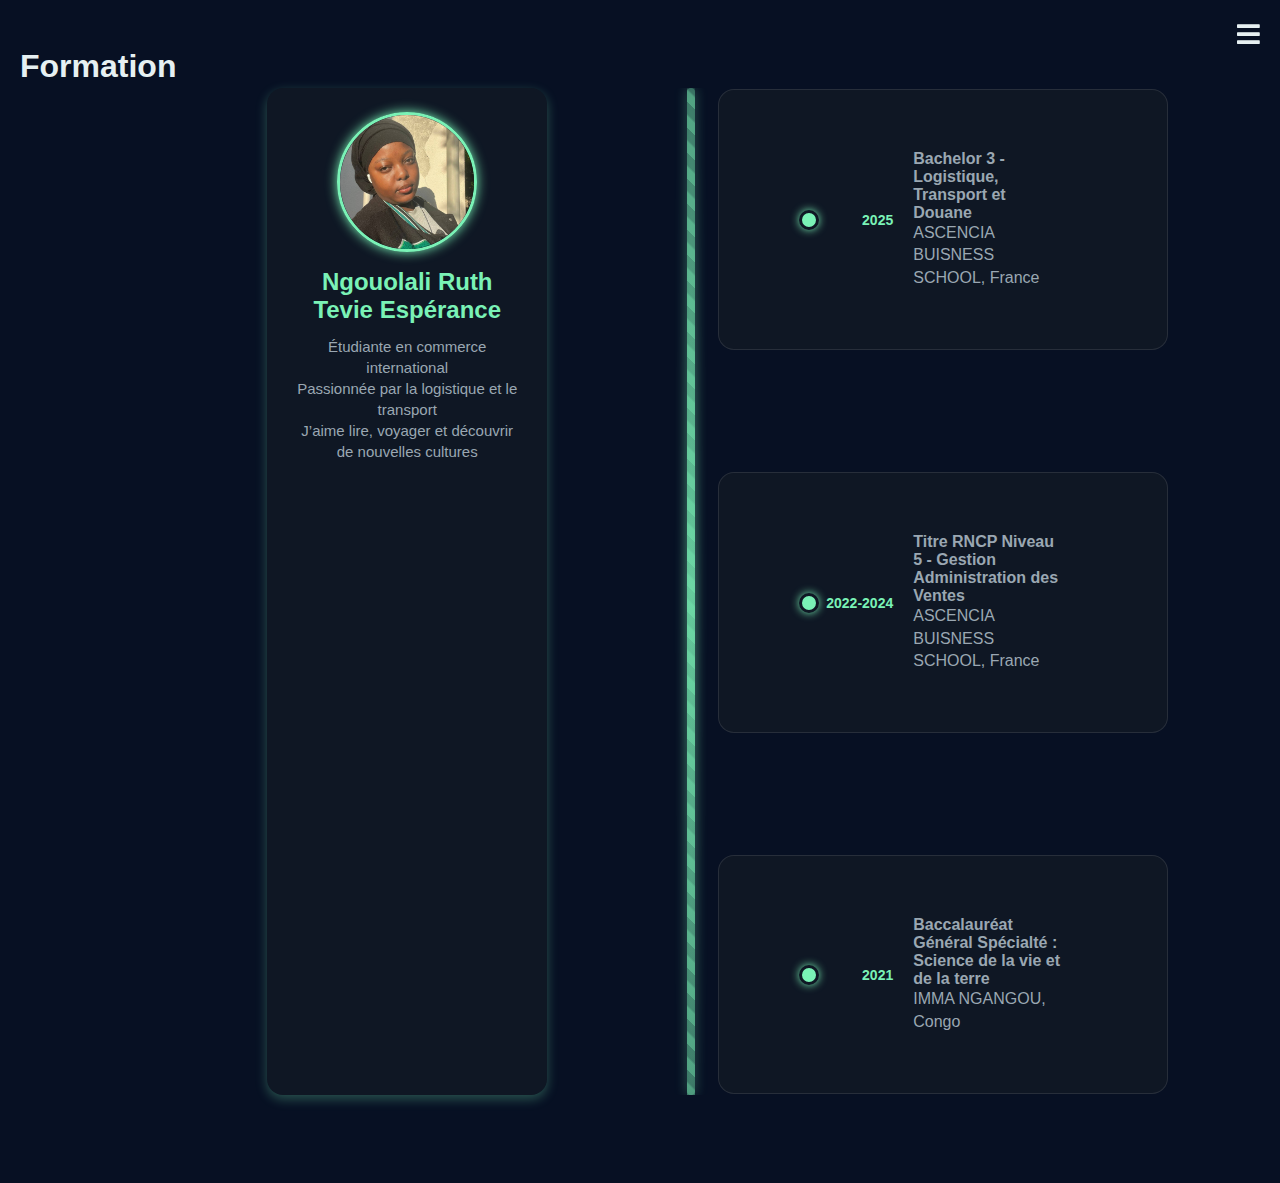
<file: Portfolio/Formation.html>
<!DOCTYPE html>
<html lang="fr">
<head>
<meta charset="UTF-8">
<meta name="viewport" content="width=device-width, initial-scale=1.0">
<meta name="robots" content="index, follow">

  <!-- SEO description -->
  <meta name="description" content="Découvrez le parcours académique de Ruth Ngouolali : Bachelor Logistique, Transport et Douane, Gestion Administration des Ventes et Baccalauréat scientifique.">

  <!-- Open Graph (réseaux sociaux) -->
  <meta property="og:title" content="Formation - Portfolio Ruth Ngouolali" />
  <meta property="og:description" content="Bachelor Logistique, Transport et Douane, Gestion Administration des Ventes, Baccalauréat scientifique. Découvrez mon parcours académique." />
  <meta property="og:image" content="Photo/photo.jpg" />
  <meta property="og:url" content="https://rutvie.fr/Formation.html" />
  <meta property="og:type" content="website" />
  <meta property="og:locale" content="fr_FR" />
  <meta property="og:linkedin" content="https://www.linkedin.com/in/ruth-ngouolali-b8a1a8321/" />

  <!-- Twitter Card -->
  <meta name="twitter:card" content="summary_large_image" />
  <meta name="twitter:title" content="Formation - Portfolio Ruth Ngouolali" />
  <meta name="twitter:description" content="Découvrez mon parcours académique : Bachelor en logistique, transport et douane, gestion administration des ventes, bac scientifique." />
  <meta name="twitter:image" content="Photo/photo.jpg" />

  <!-- Titre -->
  <title>Formation - Ruth Ngouolali | Portfolio Supply Chain</title>

  <link rel="stylesheet" href="css/Formation.css" />
<link rel="icon" type="image/png" href="Photo/favicon.png">
<link rel="stylesheet" href="https://cdnjs.cloudflare.com/ajax/libs/font-awesome/5.15.4/css/all.min.css">
</head>
</head>
<body>
<h1>Formation</h1>

<div class="menu-toggle" id="menu-toggle">
    <i class="fas fa-bars"></i>
</div>

<!-- Menu latéral droit -->
<nav class="side-menu" id="side-menu">
    <div class="close-btn" id="close-btn"><i class="fas fa-times"></i></div>
    <ul>
        <li><a href="contactezMoi.html">Contact</a></li>
        <li><a href="Competences.html">Compétences</a></li>
        <li><a href="Formation.html" class="active">Formation</a></li>
        <li><a href="Experience.html">Expérience</a></li>
         <li><a href="Project.html">Projets</a></li>
    </ul>
</nav>
<div class="timeline-container">
  <div class="bio-section">
    <img src="Photo/photo.jpg" alt="Ma photo" class="profile-pic">
    <h2>Ngouolali Ruth Tevie Espérance</h2>
    <p> Étudiante en commerce international<br>
       Passionnée par la logistique et le transport<br>
       J’aime lire, voyager et découvrir de nouvelles cultures</p>
  </div>

  <div class="card">
    
    <div class="timeline ripple-container">
      <div class="timeline-item">
       <div class="timeline-date">2025</div>
      <div class="timeline-marker"></div>
      <div class="timeline-content">
          <h4>Bachelor 3 - Logistique, Transport et Douane</h4>
          <p>ASCENCIA BUISNESS SCHOOL, France</p>
        </div>
      </div>

      <div class="timeline-item ripple-container">
       <div class="timeline-date">2022-2024</div>
      <div class="timeline-marker"></div>
      <div class="timeline-content">
          <h4>Titre RNCP Niveau 5 - Gestion Administration des Ventes</h4>
          <p>ASCENCIA BUISNESS SCHOOL, France</p>
        </div>
      </div>

      
      <div class="timeline-item ripple-container">
        <div class="timeline-date">2021</div>
      <div class="timeline-marker"></div>
      <div class="timeline-content">
          <h4>Baccalauréat Général
Spécialté : Science de la vie et de la terre</h4>
          <p>IMMA NGANGOU, Congo</p>
        </div>
      </div>
    </div>
  </div>

<script src="js/Formation.js">

</script>
</body>
</html>
</file>
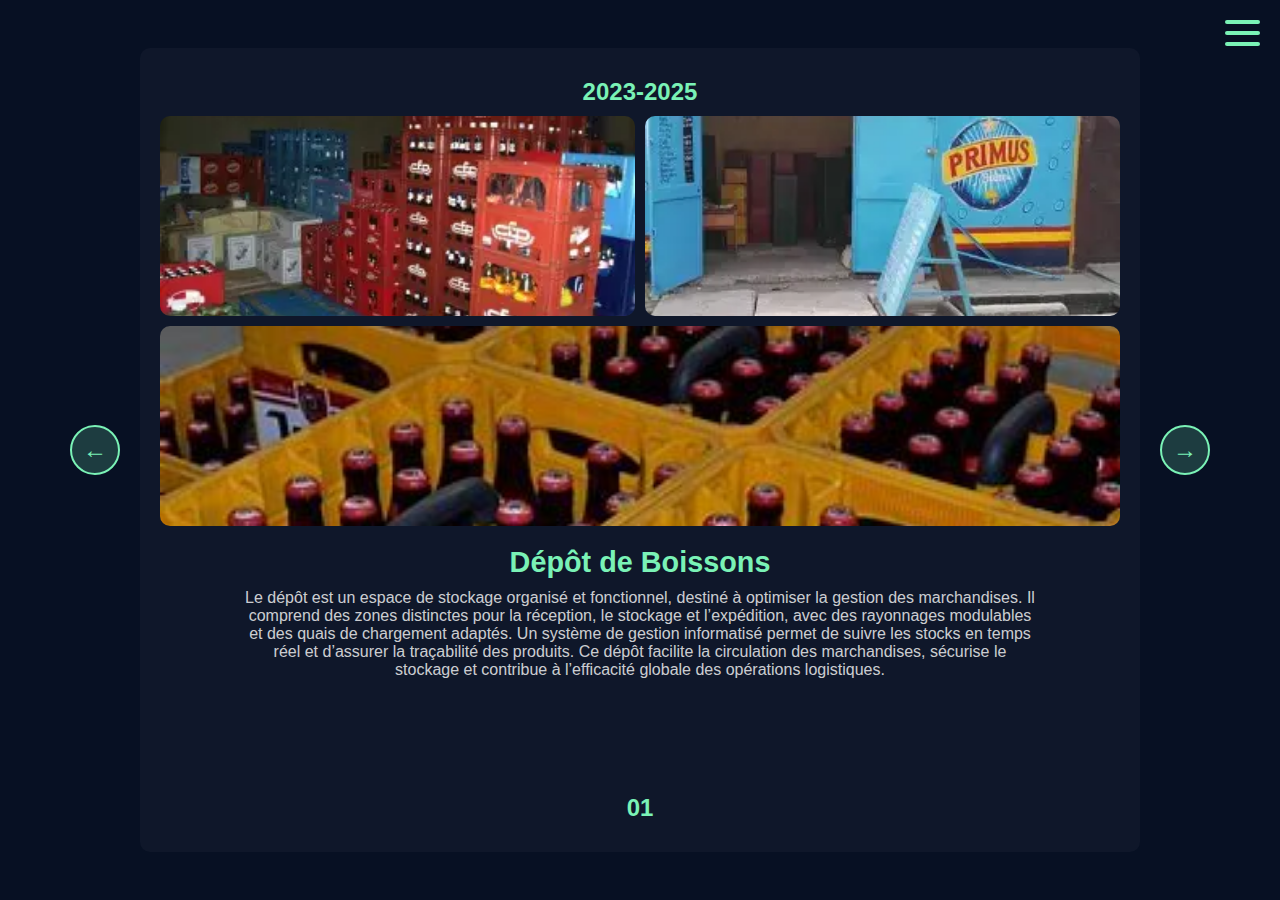
<file: Portfolio/Project.html>
<!doctype html>
<html lang="fr">
<head>
  <meta charset="utf-8" />
  <meta name="viewport" content="width=device-width, initial-scale=1" />
  <!-- SEO description -->
  <meta name="description" content="Découvrez les projets de Ruth Ngouolali : ouverture de dépôts, initiatives logistiques et contributions diverses. Mon portfolio présente mes réalisations récentes avec photos et descriptions.">

  <!-- Open Graph (Facebook, LinkedIn, etc.) -->
  <meta property="og:title" content="Projets - Portfolio Ruth Ngouolali" />
  <meta property="og:description" content="Découvrez mes projets en logistique, supply chain et entrepreneuriat. Chaque projet est illustré avec photos, description et année." />
  <meta property="og:image" content="Photo/Moi.jpg" />
  <meta property="og:url" content="https://rutvie.com/Project.html" />
  <meta property="og:type" content="website" />
  <meta property="og:locale" content="fr_FR" />
  <meta property="og:linkedin" content="https://www.linkedin.com/in/ruth-ngouolali-b8a1a8321/" />

  <!-- Twitter Card -->
  <meta name="twitter:card" content="summary_large_image" />
  <meta name="twitter:title" content="Projets - Portfolio Ruth Ngouolali" />
  <meta name="twitter:description" content="Découvrez mes projets en logistique, supply chain et entrepreneuriat, avec photos et descriptions." />
  <meta name="twitter:image" content="Photo/Moi.jpg" />

  <!-- Titre -->
  <title>Projets - Ruth Ngouolali | Portfolio Supply Chain</title>

  <link rel="stylesheet" href="css/Project.css">
<link rel="icon" type="image/png" href="Photo/favicon.png">
</head>
<body>

<div class="portfolio-container">

    <!-- Date -->
    <div class="top-bar">
        <span id="projet-date">2025</span>
    </div>

    <!-- Flèche gauche -->
    <button class="nav-btn prev-btn">&#8592;</button>

    <!-- Zone photos + description -->
    <div class="project-content">
        <div class="photos-grid">
            <img id="photo1" src="" alt="Projet 1">
            <img id="photo2" src="" alt="Projet 2">
            <img id="photo3" src="" alt="Projet 3">
        </div>
        <div class="description-zone">
            <h1 id="projet-titre"></h1>
            <p id="projet-description"></p>
        </div>
    </div>

    <!-- Flèche droite -->
    <button class="nav-btn next-btn">&#8594;</button>

    <!-- Numéro -->
    <div class="bottom-bar">
        <span id="projet-numero">01</span>
    </div>

</div>

<!-- Bouton burger -->
<div class="burger" id="burger">
    <span></span>
    <span></span>
    <span></span>
</div>

<!-- Menu -->
<nav class="menu" id="menu">
    <a href="Index.html">Home</a>
    <a href="ContactezMoi.html"> Contact</a>
    <a href="Competences.html"> Compétences</a>
    <a href="Formation.html"> Formation</a>
    <a href="Experience.html"> Expérience</a>
    <a href="Project.html">Projets</a>
</nav>

<script src="js/Project.js"></script>
</body>
</html>
</file>
<file: css/Formation.css>
:root { 
  --bg: #071023;
  --card-bg: #0f1724;
  --muted: #9aa7b2;
  --accent: #7AF2B6;
  --line-height: 4px;
  --marker-size: 20px;
  --line-width: 8px;
  --line-gap: 120px;
}

* {
  box-sizing: border-box;
  margin: 0;
  padding: 0;
}

body {
  background: var(--bg);
  color: #e6f0f2;
  font-family: Inter, Arial, sans-serif;
  display: flex;
  justify-content: center;
  padding: 48px 20px;
  min-height: 100vh;
}

.timeline-container {
  display: flex;
  max-width: 1000px;
  margin: 40px auto;
  gap: 50px;
}

/* Colonne gauche - bio */
.bio-section {
  flex: 0 0 280px; /* largeur fixe */
  background: var(--card-bg);
  padding: 24px;
  border-radius: 16px;
  box-shadow: 0 4px 12px rgba(122, 242, 182, 0.3);
  display: flex;
  flex-direction: column;
  align-items: center;
  text-align: center;
}

.profile-pic {
  width: 140px;
  height: 140px;
  object-fit: cover;
  border-radius: 50%;
  margin-bottom: 16px;
  border: 3px solid var(--accent);
  box-shadow: 0 0 12px var(--accent);
}

.bio-section h2 {
  margin-bottom: 12px;
  color: var(--accent);
}

.bio-section p {
  font-size: 15px;
  line-height: 1.4;
  color: var(--muted);
}

/* Colonne droite - timeline */
.timeline {
  flex: 2;
  position: relative;
  padding-left: 120px; /* espace à gauche pour dates */
  display: flex;
  flex-direction: column;
  gap: var(--line-gap);
}

/* Ligne verticale au centre */
.timeline::before {
  content: "";
  position: absolute;
  left: 90px;  /* position ligne verticale */
  top: 0;
  bottom: 0;
  width: var(--line-width);
  background:
    linear-gradient(180deg,
      rgba(122,242,182,0.3),
      rgba(122,242,182,0.7),
      rgba(122,242,182,0.3));
  border-radius: 9999px;
  filter: drop-shadow(0 0 6px var(--accent));
  z-index: 0;
}

/* Ligne animée au-dessus */
.timeline::after {
  content: "";
  position: absolute;
  left: 90px;
  top: -40px;
  width: var(--line-width);
  height: 200%;
  background: repeating-linear-gradient(
    45deg,
    rgba(122, 242, 182, 0.4),
    rgba(122, 242, 182, 0.4) 8px,
    rgba(122, 242, 182, 0.1) 10px,
    rgba(122, 242, 182, 0.1) 18px
  );
  border-radius: 9999px;
  animation: flow 6s linear infinite;
  pointer-events: none;
  z-index: 1;
}

@keyframes flow {
  0% { transform: translateY(0); }
  100% { transform: translateY(-40px); }
}

/* Chaque item de la timeline */
.timeline-item {
  display: flex;
  align-items: center;
  gap: 20px;
  position: relative;
  z-index: 2;
  background: var(--card-bg);
  border-radius: 16px;
  padding: 60px 104px;
  margin-left: 120px; /* espace après la ligne verticale */
  border: 1px solid rgba(255,255,255,0.1);
  width: 450px;
  transition: transform 0.3s ease, box-shadow 0.3s ease;
margin : 1px;
}

.timeline-item:hover {
  transform: scale(1.03);
  box-shadow: 0 12px 30px rgba(122,242,182,0.25);
  background-color: var(--accent);
  text-color: var(--muted);
}

/* Date à gauche, fixe largeur */
.timeline-date {
  flex: 0 0 70px;
  color: var(--accent);
  font-weight: 700;
  font-size: 14px;
  text-align: right;
  user-select: none;
  position: relative;
  z-index: 3;
}

/* Marker (point) sur la ligne */
.timeline-marker {
  position: absolute;
  left: 90px; /* exactement sur la ligne verticale */
  top: 50%;
  transform: translate(-50%, -50%);
  width: var(--marker-size);
  height: var(--marker-size);
  background: var(--accent);
  border-radius: 50%;
  border: 3px solid var(--card-bg);
  box-shadow: 0 0 8px var(--accent);
  z-index: 4;
}

/* Contenu à droite */
.timeline-content {
  color: var(--muted);
}

/* Titres contenu */
.timeline-content h3 {
  margin-bottom: 8px;
  color: var(--accent);
  font-size: 1.3rem;
}

.timeline-content p {
  line-height: 1.4;
  font-size: 1rem;
}



/* Conteneur relatif pour gérer l'animation */
.ripple-container {
  position: relative;
  overflow: hidden;
  cursor: pointer;
}

/* Cercle animé */
.ripple {
  position: absolute;
  border: 2px solid var(--accent);
  border-radius: 50%;
  animation: ripple-effect 0.6s ease-out;
  pointer-events: none;
  opacity: 0.7;
  transform: scale(0);
}

/* Animation de l’anneau */
@keyframes ripple-effect {
  to {
    opacity: 0;
    transform: scale(6);
  }
}




/* Menu bouton */
.menu-toggle {
    position: fixed;
    top: 20px;
    right: 20px;
    font-size: 26px;
    cursor: pointer;
    z-index: 1001;
}

/* Menu latéral */
.side-menu {
    position: fixed;
    top: 0;
    right: -250px;
    width: 250px;
    height: 100%;
    background: #2c3e50;
    color: white;
    transition: 0.3s;
    padding-top: 60px;
    z-index: 1000;
}

.side-menu.open {
    right: 0;
}

.side-menu .close-btn {
    position: absolute;
    top: 15px;
    right: 20px;
    font-size: 22px;
    cursor: pointer;
}

.side-menu ul {
    list-style: none;
    padding: 0;
}

.side-menu ul li {
    padding: 15px 20px;
}

.side-menu ul li a {
    color: white;
    text-decoration: none;
    font-size: 18px;
}

.side-menu ul li a:hover,
.side-menu ul li a.active {
    color: #1abc9c;
}
</file>
<file: Portfolio/css/Formation.css>
:root { 
  --bg: #071023;
  --card-bg: #0f1724;
  --muted: #9aa7b2;
  --accent: #7AF2B6;
  --line-height: 4px;
  --marker-size: 20px;
  --line-width: 8px;
  --line-gap: 120px;
}

* {
  box-sizing: border-box;
  margin: 0;
  padding: 0;
}

body {
  background: var(--bg);
  color: #e6f0f2;
  font-family: Inter, Arial, sans-serif;
  display: flex;
  justify-content: center;
  padding: 48px 20px;
  min-height: 100vh;
}

.timeline-container {
  display: flex;
  max-width: 1000px;
  margin: 40px auto;
  gap: 50px;
}

/* Colonne gauche - bio */
.bio-section {
  flex: 0 0 280px; /* largeur fixe */
  background: var(--card-bg);
  padding: 24px;
  border-radius: 16px;
  box-shadow: 0 4px 12px rgba(122, 242, 182, 0.3);
  display: flex;
  flex-direction: column;
  align-items: center;
  text-align: center;
}

.profile-pic {
  width: 140px;
  height: 140px;
  object-fit: cover;
  border-radius: 50%;
  margin-bottom: 16px;
  border: 3px solid var(--accent);
  box-shadow: 0 0 12px var(--accent);
}

.bio-section h2 {
  margin-bottom: 12px;
  color: var(--accent);
}

.bio-section p {
  font-size: 15px;
  line-height: 1.4;
  color: var(--muted);
}

/* Colonne droite - timeline */
.timeline {
  flex: 2;
  position: relative;
  padding-left: 120px; /* espace à gauche pour dates */
  display: flex;
  flex-direction: column;
  gap: var(--line-gap);
}

/* Ligne verticale au centre */
.timeline::before {
  content: "";
  position: absolute;
  left: 90px;  /* position ligne verticale */
  top: 0;
  bottom: 0;
  width: var(--line-width);
  background:
    linear-gradient(180deg,
      rgba(122,242,182,0.3),
      rgba(122,242,182,0.7),
      rgba(122,242,182,0.3));
  border-radius: 9999px;
  filter: drop-shadow(0 0 6px var(--accent));
  z-index: 0;
}

/* Ligne animée au-dessus */
.timeline::after {
  content: "";
  position: absolute;
  left: 90px;
  top: -40px;
  width: var(--line-width);
  height: 200%;
  background: repeating-linear-gradient(
    45deg,
    rgba(122, 242, 182, 0.4),
    rgba(122, 242, 182, 0.4) 8px,
    rgba(122, 242, 182, 0.1) 10px,
    rgba(122, 242, 182, 0.1) 18px
  );
  border-radius: 9999px;
  animation: flow 6s linear infinite;
  pointer-events: none;
  z-index: 1;
}

@keyframes flow {
  0% { transform: translateY(0); }
  100% { transform: translateY(-40px); }
}

/* Chaque item de la timeline */
.timeline-item {
  display: flex;
  align-items: center;
  gap: 20px;
  position: relative;
  z-index: 2;
  background: var(--card-bg);
  border-radius: 16px;
  padding: 60px 104px;
  margin-left: 120px; /* espace après la ligne verticale */
  border: 1px solid rgba(255,255,255,0.1);
  width: 450px;
  transition: transform 0.3s ease, box-shadow 0.3s ease;
margin : 1px;
}

.timeline-item:hover {
  transform: scale(1.03);
  box-shadow: 0 12px 30px rgba(122,242,182,0.25);
  background-color: var(--accent);
  text-color: var(--muted);
}

/* Date à gauche, fixe largeur */
.timeline-date {
  flex: 0 0 70px;
  color: var(--accent);
  font-weight: 700;
  font-size: 14px;
  text-align: right;
  user-select: none;
  position: relative;
  z-index: 3;
}

/* Marker (point) sur la ligne */
.timeline-marker {
  position: absolute;
  left: 90px; /* exactement sur la ligne verticale */
  top: 50%;
  transform: translate(-50%, -50%);
  width: var(--marker-size);
  height: var(--marker-size);
  background: var(--accent);
  border-radius: 50%;
  border: 3px solid var(--card-bg);
  box-shadow: 0 0 8px var(--accent);
  z-index: 4;
}

/* Contenu à droite */
.timeline-content {
  color: var(--muted);
}

/* Titres contenu */
.timeline-content h3 {
  margin-bottom: 8px;
  color: var(--accent);
  font-size: 1.3rem;
}

.timeline-content p {
  line-height: 1.4;
  font-size: 1rem;
}



/* Conteneur relatif pour gérer l'animation */
.ripple-container {
  position: relative;
  overflow: hidden;
  cursor: pointer;
}

/* Cercle animé */
.ripple {
  position: absolute;
  border: 2px solid var(--accent);
  border-radius: 50%;
  animation: ripple-effect 0.6s ease-out;
  pointer-events: none;
  opacity: 0.7;
  transform: scale(0);
}

/* Animation de l’anneau */
@keyframes ripple-effect {
  to {
    opacity: 0;
    transform: scale(6);
  }
}




/* Menu bouton */
.menu-toggle {
    position: fixed;
    top: 20px;
    right: 20px;
    font-size: 26px;
    cursor: pointer;
    z-index: 1001;
}

/* Menu latéral */
.side-menu {
    position: fixed;
    top: 0;
    right: -250px;
    width: 250px;
    height: 100%;
    background: #2c3e50;
    color: white;
    transition: 0.3s;
    padding-top: 60px;
    z-index: 1000;
}

.side-menu.open {
    right: 0;
}

.side-menu .close-btn {
    position: absolute;
    top: 15px;
    right: 20px;
    font-size: 22px;
    cursor: pointer;
}

.side-menu ul {
    list-style: none;
    padding: 0;
}

.side-menu ul li {
    padding: 15px 20px;
}

.side-menu ul li a {
    color: white;
    text-decoration: none;
    font-size: 18px;
}

.side-menu ul li a:hover,
.side-menu ul li a.active {
    color: #1abc9c;
}
</file>
<file: Portfolio/css/Project.css>
:root { 
  --bg: #071023;
  --card-bg: #0f1724;
  --muted: #9aa7b2;
  --accent: #7AF2B6;
  --line-height: 4px;
  --marker-size: 20px;
  --line-width: 8px;
  --line-gap: 120px;
}

* {
  box-sizing: border-box;
  margin: 0;
  padding: 0;
}

body {
  background: var(--bg);
  color: #e6f0f2;
  font-family: Inter, Arial, sans-serif;
  display: flex;
  justify-content: center;
  padding: 48px 20px;
  min-height: 100vh;
}

.portfolio-container {
    background-color: #0f172a;
    border-radius: 10px;
    padding: 20px;
    width: 90%;
    max-width: 1000px;
    display: grid;
    grid-template-rows: auto 1fr auto;
    position: relative;
}

.top-bar, .bottom-bar {
    text-align: center;
    padding: 10px;
}

.top-bar span, .bottom-bar span {
    color: #7AF2B6;
    font-weight: bold;
    font-size: 1.5rem;
}

.project-content {
    display: flex;
    flex-direction: column;
    align-items: center;
    gap: 20px;
}

.photos-grid {
    display: grid;
    grid-template-columns: 1fr 1fr;
    grid-template-rows: 200px 200px;
    gap: 10px;
    width: 100%;
}

.photos-grid img {
    width: 100%;
    height: 100%;
    object-fit: cover;
    border-radius: 10px;
}

.photos-grid img:nth-child(3) {
    grid-column: span 2; /* occupe toute la largeur en bas */
}

.description-zone {
    text-align: center;
    max-width: 800px;
}

.description-zone h1 {
    color: #7AF2B6;
    font-size: 1.8rem;
    margin-bottom: 10px;
}

.description-zone p {
    color: rgba(255,255,255,0.8);
    font-size: 1rem;
}

/* Boutons navigation */
.nav-btn {
    position: absolute;
    top: 50%;
    transform: translateY(-50%);
    background-color: rgba(122, 242, 182, 0.2);
    border: 2px solid #7AF2B6;
    color: #7AF2B6;
    font-size: 1.5rem;
    width: 50px;
    height: 50px;
    border-radius: 50%;
    cursor: pointer;
    transition: background 0.3s, color 0.3s;
}

.nav-btn:hover {
    background-color: #7AF2B6;
    color: #0a0f1a;
}

.prev-btn { left: -70px; }
.next-btn { right: -70px; }

/* ===== Bouton Burger ===== */
.burger {
    position: fixed;
    top: 20px;
    right: 20px;
    width: 35px;
    height: 26px;
    cursor: pointer;
    z-index: 1001;
    display: flex;
    flex-direction: column;
    justify-content: space-between;
}
.burger span {
    height: 4px;
    background: var(--accent);
    border-radius: 4px;
    transition: 0.4s;
}

/* Animation Burger en croix */
.burger.active span:nth-child(1) {
    transform: rotate(45deg) translate(6px, 6px);
}
.burger.active span:nth-child(2) {
    opacity: 0;
}
.burger.active span:nth-child(3) {
    transform: rotate(-45deg) translate(6px, -6px);
}

/* ===== Menu ===== */
.menu {
    position: fixed;
    top: 0;
    right: -100%;
    width: 70%;
    height: 100%;
    background: rgba(15, 15, 15, 0.95);
    backdrop-filter: blur(10px);
    padding-top: 80px;
    display: flex;
    flex-direction: column;
    gap: 20px;
    transition: 0.5s ease;
    z-index: 1000;
}
.menu.active {
    right: 0;
}
.menu a {
    text-decoration: none;
    color: #fff; /* corrigé */
    font-size: 1.5em;
    padding: 10px 20px;
    border-left: 3px solid transparent;
    transition: 0.3s;
}
.menu a:hover {
    border-left: 3px solid var(--accent);
    background: rgba(255,255,255,0.05);
}
</file>
